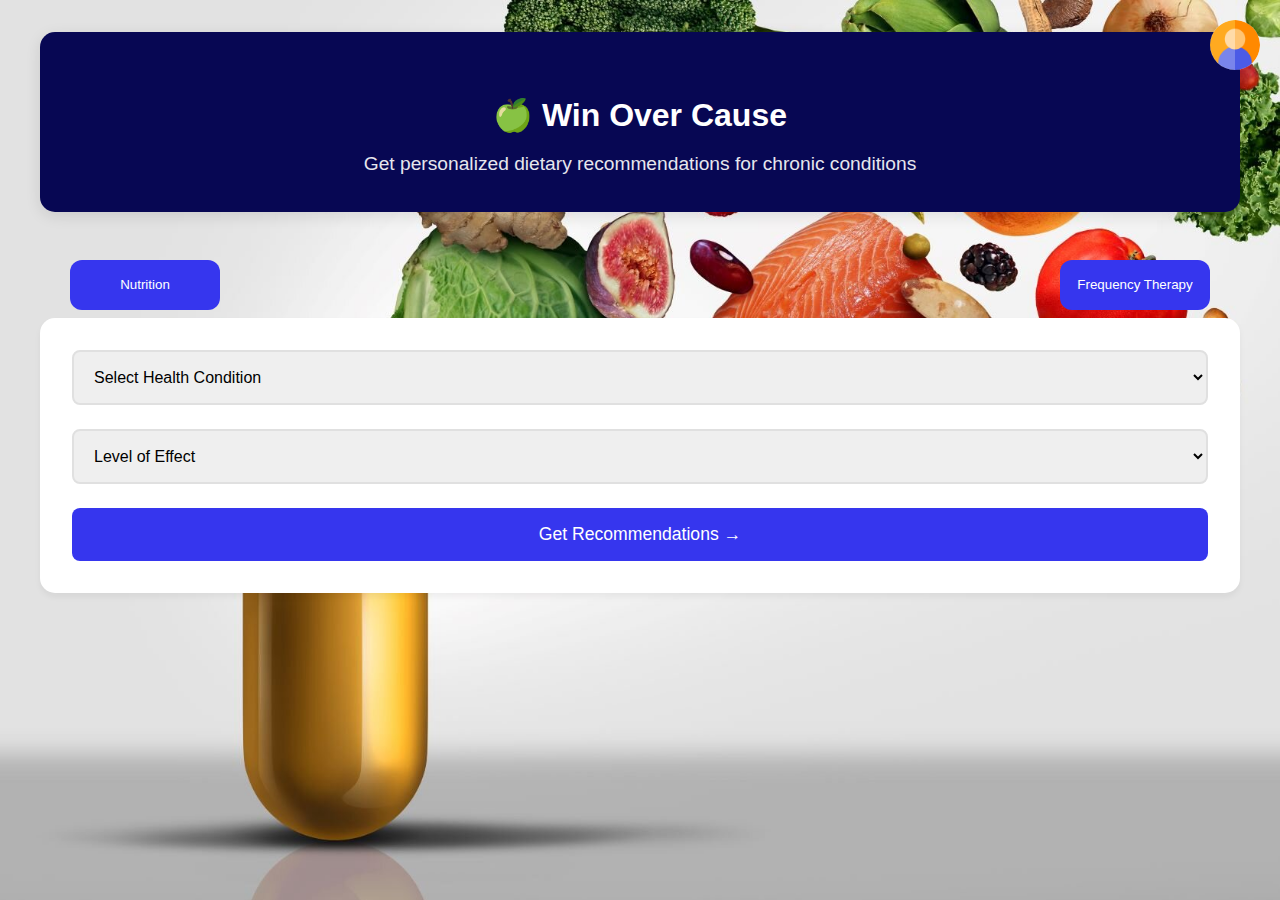
<file: index.html>
<!DOCTYPE html>
<html lang="en">
<head>
    <meta charset="UTF-8">
    <meta name="viewport" content="width=device-width, initial-scale=1.0">
    <title>Health Nutrition Advisor</title>
    <link rel="stylesheet" href="style.css">
</head>
<body>
    <div class="container">
        <header class="header">
            <!-- Profile Dropdown -->
            <div class="profile-dropdown">
                <button class="profile-btn"></button>
                <div class="dropdown-content">
                    <a href="#">My Profile</a>
                    <a href="#">Settings</a>
                    <a  id =logout  href="frontpage.html">Logout</a>
                </div>
            </div>

            <h1>🍏 Win Over Cause</h1>
            <p class="subtitle">Get personalized dietary recommendations for chronic conditions</p>
        </header>
        <div class="frequency">
        <button id="nutri">nutrition</button>
            <button id="freq">frequency therapy </button> 
        </div>

        <main class="main-content">
            <form id="healthForm" class="health-form">
                <div class="form-group">
                    <select id="healthProblem" required>
                        <option value="">Select Health Condition</option>
                        <option value="diabetes">Diabetes</option>
                        <option value="hypertension">Hypertension</option>
                        <option value="cholesterol">High Cholesterol</option>
                        <option value="asthma">Asthma</option>
                        <option value="obesity">Obesity</option>
                        <option value="heart">Heart Disease</option>
                        <option value="ibs">IBS</option>
                        <option value="kidney">Kidney Disease</option>
                        <option value="liver">Liver Disease</option>
                        <option value="migraine">Migraine</option>
                        <option value="depression">Depression</option>
                        <option value="acne">Acne</option>
                        <option value="backpain">Chronic Back Pain</option>
                        <option value="headache">Chronic Headaches</option>
                        <option value="constipation">Chronic Constipation</option>
                        
                    </select>
                </div>

                <div class="form-group">
                    <select id="severity" required>
                        <option value="">Level of Effect</option>
                        <option value="Normal">Normal</option>
                        <option value="moderate">Moderate</option>
                        <option value="severe">Severe</option>
                    </select>
                </div>

                <button type="submit" class="submit-btn">Get Recommendations →</button>
            </form>

            <section id="result" class="results hidden">
                <div class="results-header">
                    <h2 id="conditionTitle"></h2>
                    <p id="conditionDescription" class="condition-desc"></p>
                </div>

                <div class="recommendations-grid">
                    <div class="category fruits">
                        <h3>🍎 Fruits</h3>
                        <div id="fruitsList" class="items-list"></div>
                    </div>

                    <div class="category vegetables">
                        <h3>🥦 Vegetables</h3>
                        <div id="veggiesList" class="items-list"></div>
                    </div>

                    <div class="category drinks">
                        <h3>🍵 Drinks</h3>
                        <div id="drinksList" class="items-list"></div>
                    </div>
                </div>

                <div class="disclaimer">
                    <p>⚠️ Disclaimer: These recommendations are general guidelines,if condition is serious meet the doctor</p>
                </div>
            </section>
        </main>
    </div>

    <script src="script.js"></script>
</body>
</html>
</file>
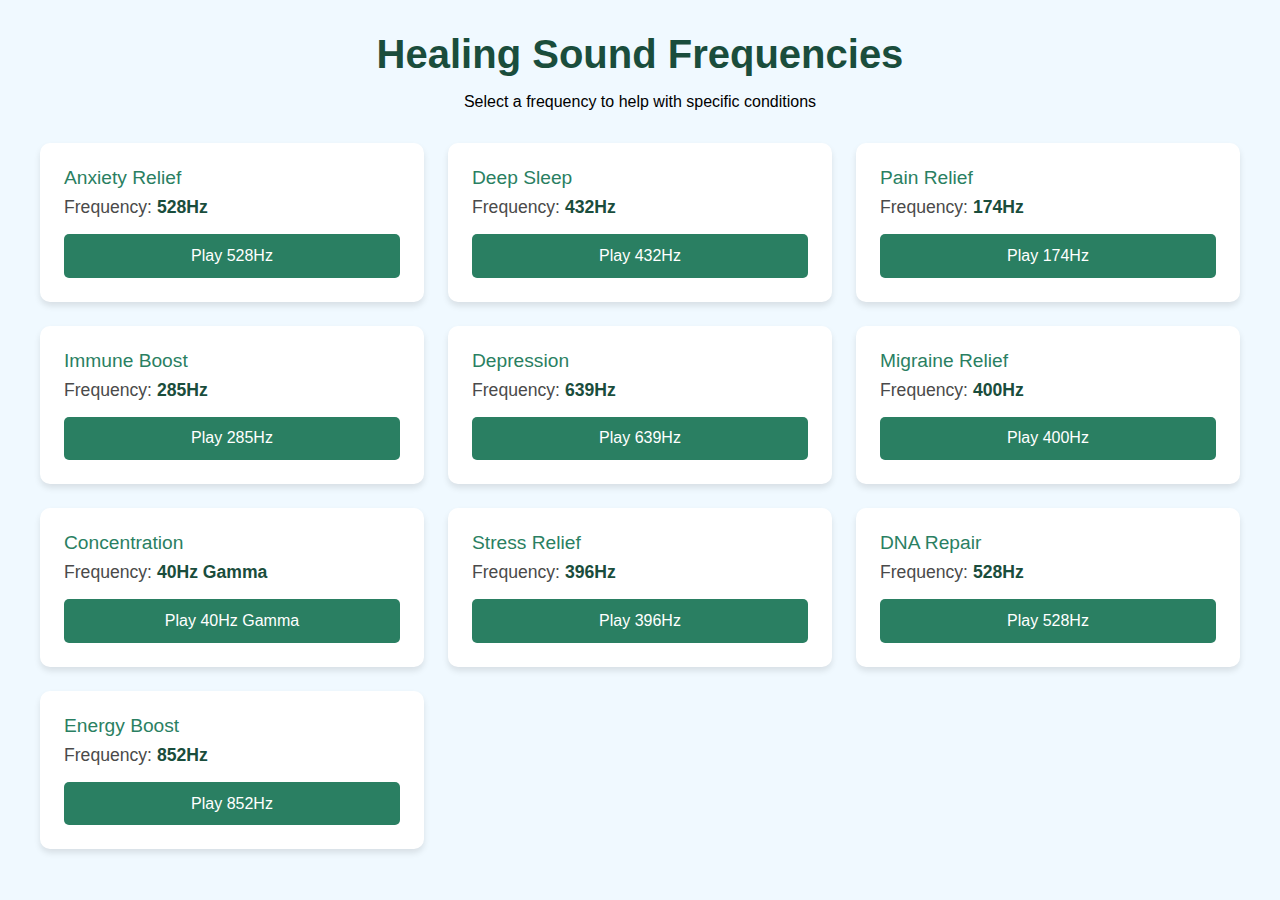
<file: frequency.html>
<!DOCTYPE html>
<html lang="en">
<head>
    <meta charset="UTF-8">
    <meta name="viewport" content="width=device-width, initial-scale=1.0">
    <title>Healing Frequency Therapy</title>
    <link rel="stylesheet" href="frequency.css">
</head>
<body>
    <div class="container">
        <div class="header">
            <h1>Healing Sound Frequencies</h1>
            <p class="subtitle">Select a frequency to help with specific conditions</p>
        </div>

        <div class="grid" id="frequencyGrid">
            <!-- Frequencies -->
        </div>
    </div>

   <script src="frequency.js"></script>
</body>
</html>
</file>
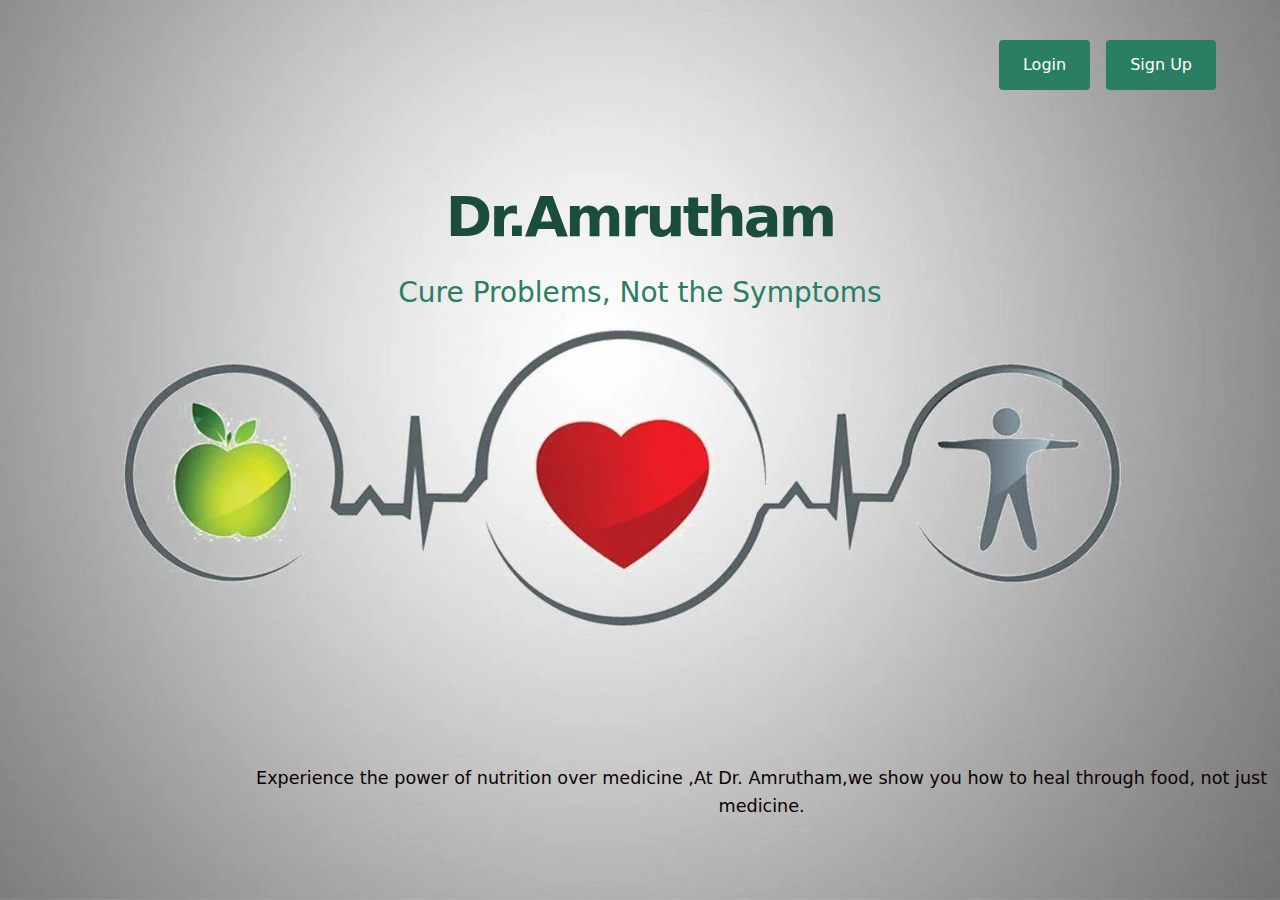
<file: frontpage.html>
<!DOCTYPE html>
<html lang="en">
<head>
    <meta charset="UTF-8">
    <meta name="viewport" content="width=device-width, initial-scale=1.0">
    <title>Dr.Amrutham - Holistic Health Solutions</title>
   <link rel="stylesheet" href="frontpage.css">
</head>
<body>
    <div class="container">
        <nav>
            <a href="login.html" class="nav-btn">Login</a>
            <a href="register.html" class="nav-btn">Sign Up</a>
        </nav>

        <div class="hero-section">
            <h1 class="title">Dr.Amrutham</h1>
            <p class="tagline">Cure Problems, Not the Symptoms</p>
            
            <div class="content">
                <p>Experience the power of nutrition over medicine ,At Dr. Amrutham,we show you how to heal through food, not just medicine.</p>
            </div>
        </div>
    </div>
</body>
</html>
</file>
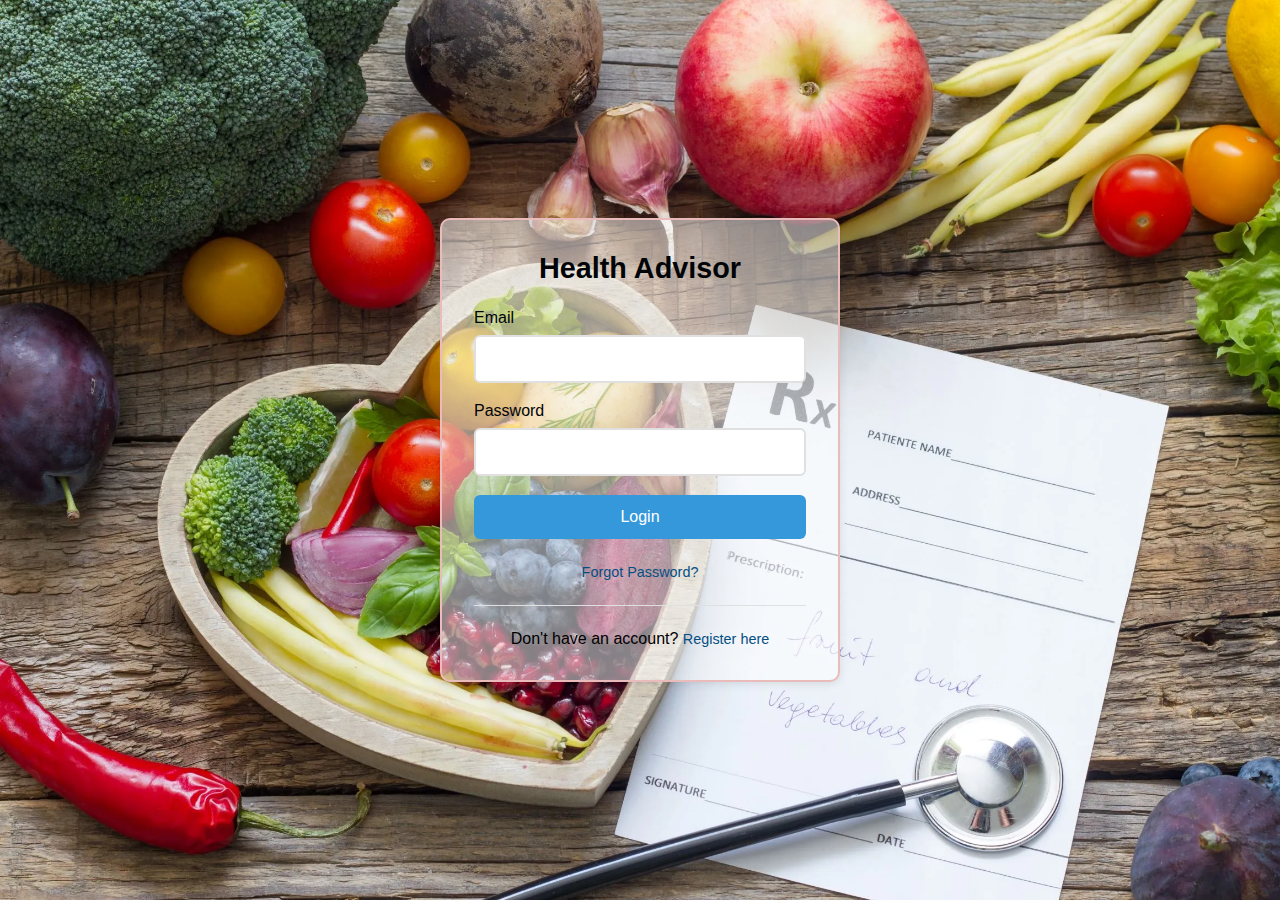
<file: login.html>
<!DOCTYPE html>
<html lang="en">
<head>
    <meta charset="UTF-8">
    <meta name="viewport" content="width=device-width, initial-scale=1.0">
    <title>Health Advisor - Login</title>
    <!-- <link href="https://fonts.googleapis.com/css2?family=Poppins:wght@400;500;600&display=swap" rel="stylesheet"> -->
    <link rel="stylesheet" href="login.css">
</head>
<body>
    <div class="auth-container">
        <div class="logo">
            <h1>Health Advisor</h1>
        </div>

        <form id="loginForm">
            <div class="form-group">
                <label>Email</label>
                <input type="email" required>
            </div>

            <div class="form-group">
                <label>Password</label>
                <input type="password" required>
            </div>

            <button type="submit">Login</button>
        </form>

        <div class="extra-links">
            <a href="forgot-password.html">Forgot Password?</a>
            <div class="divider"></div>
            <p>Don't have an account? <a href="register.html">Register here</a></p>
        </div>
    </div>
    <script src="login.js"></script>
</body>
</html>
</file>
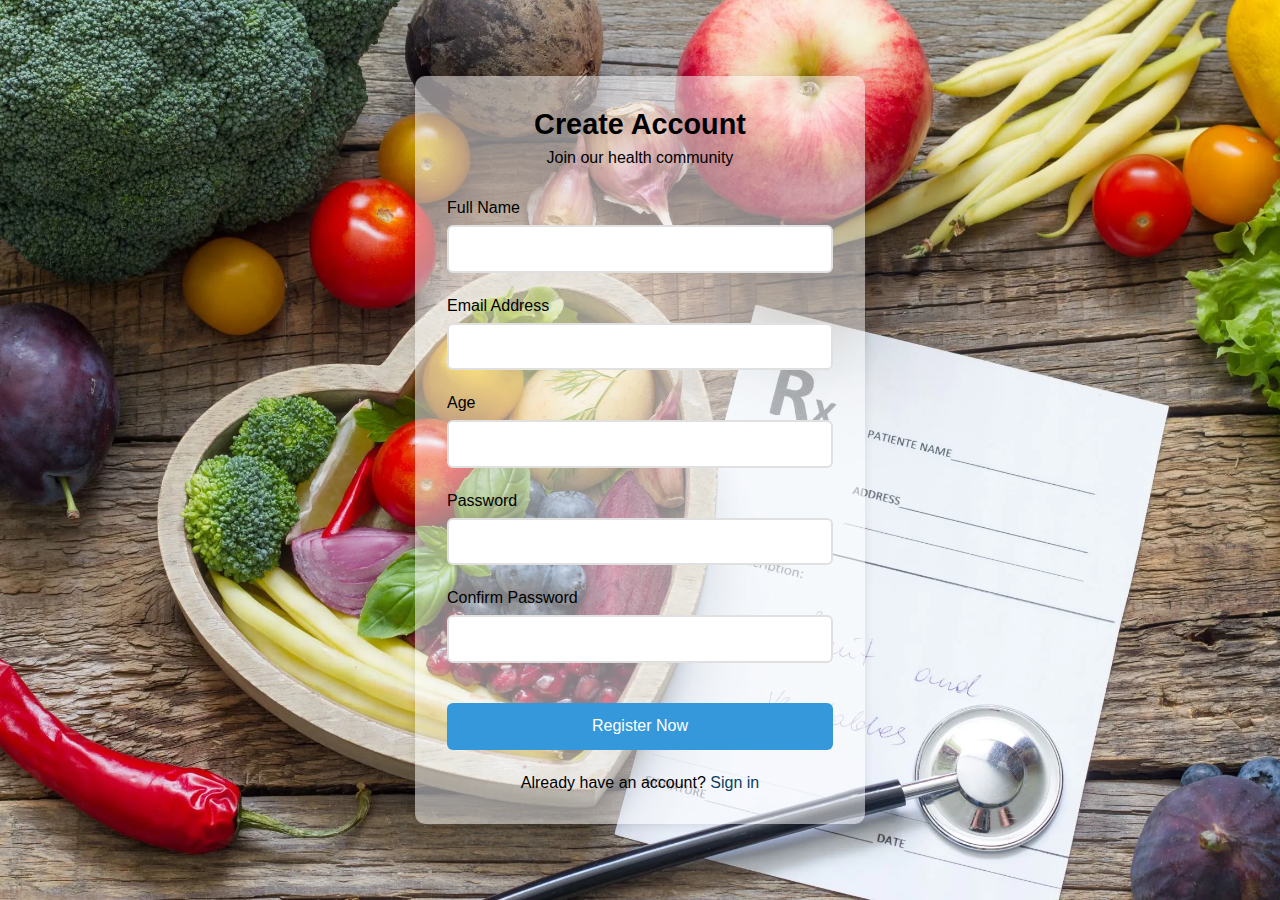
<file: register.html>
<!DOCTYPE html>
<html lang="en">
<head>
    <meta charset="UTF-8">
    <meta name="viewport" content="width=device-width, initial-scale=1.0">
    <title>Health Advisor - Register</title>
    <link rel="stylesheet" href="register.css">
</head>
<body>
    <div class="register-container">
        <div class="register-header">
            <h1>Create Account</h1>
            <p>Join our health community</p>
        </div>

        <form id="registerForm">
            <div class="form-group">
                <label>Full Name</label>
                <input type="text" required>
            </div>

            <div class="form-group">
                <label>Email Address</label>
                <input type="email" required>
            </div>

            <div class="form-group">
                <label>Age</label>
                <input type="number" min="12" max="120" required>
            </div>

            <div class="form-group">
                <label>Password</label>
                <input type="password" required>
            </div>

            <div class="form-group">
                <label>Confirm Password</label>
                <input type="password" required>
            </div>

            <button type="submit" class="submit-btn">Register Now</button>
        </form>

        <div class="login-link">
            Already have an account? <a href="login.html">Sign in</a>
        </div>
    </div>
    <script src="register.js"></script>
</body>
</html>
</file>
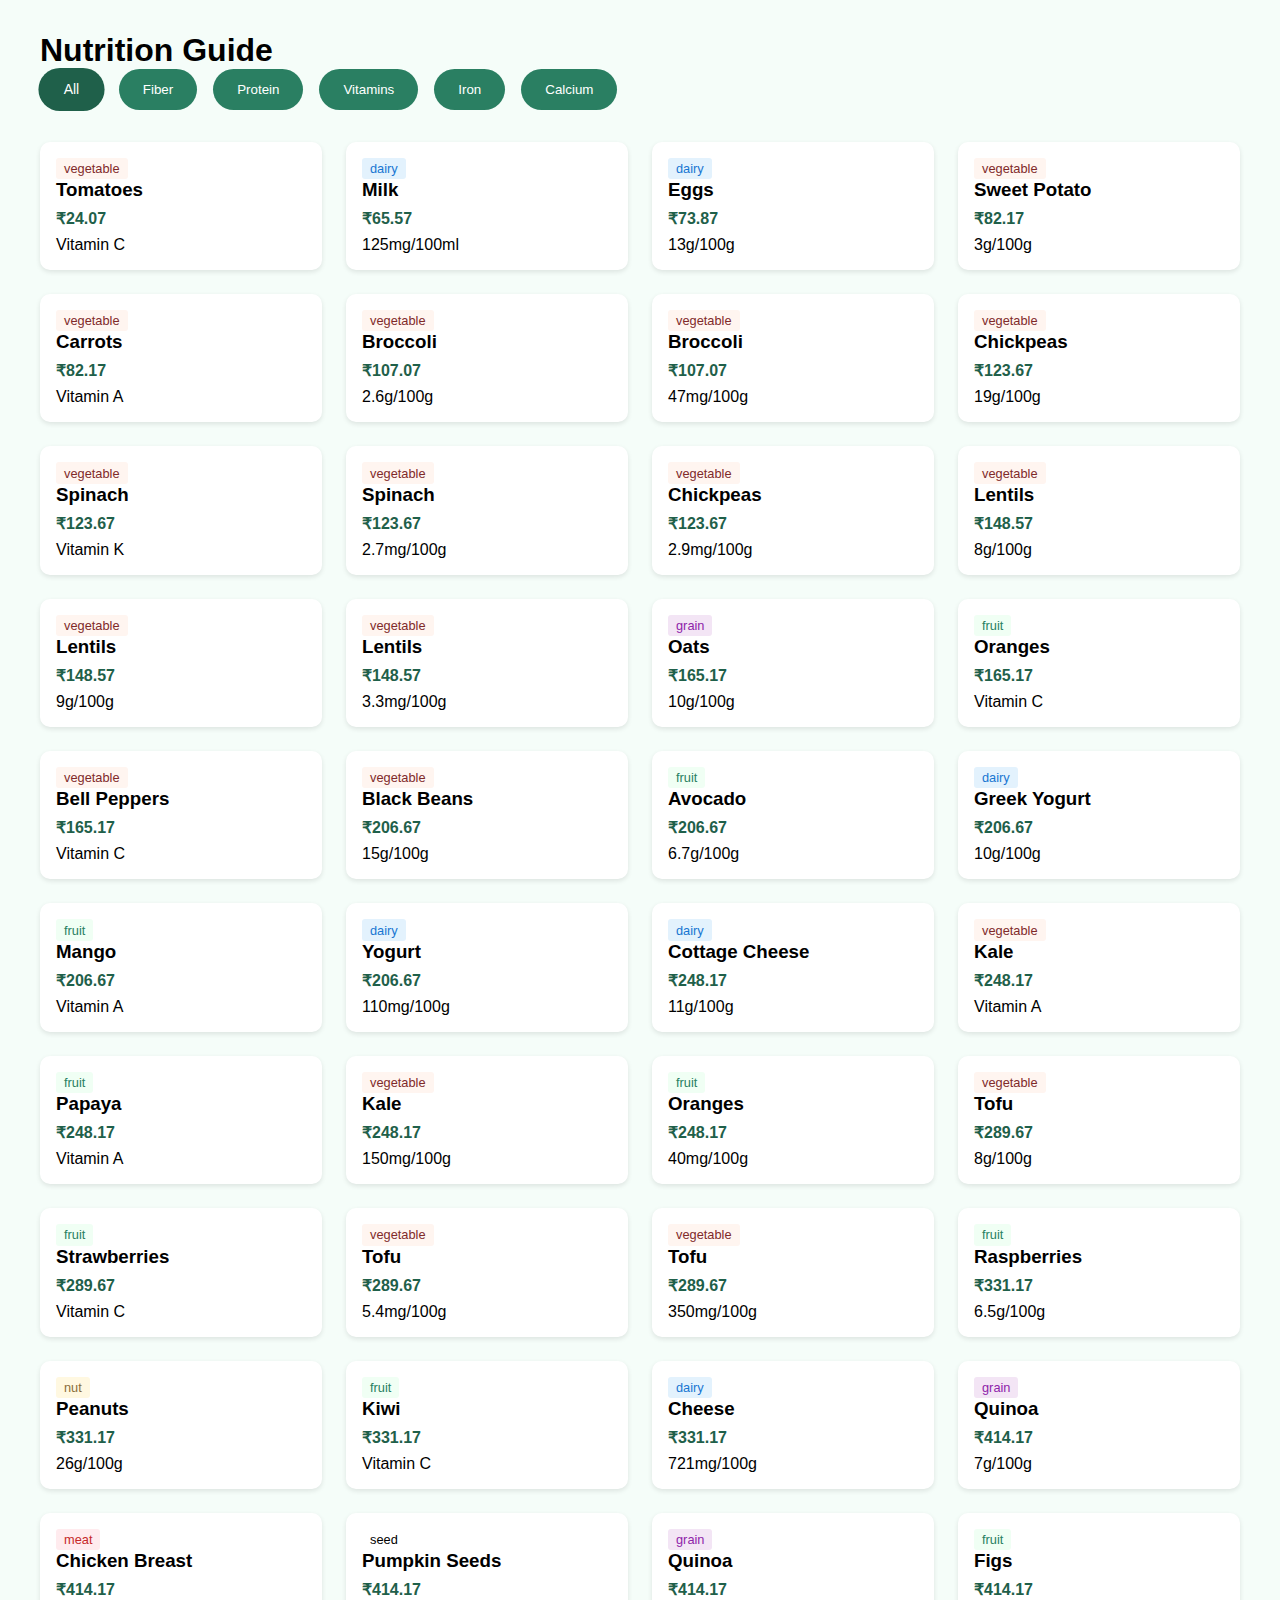
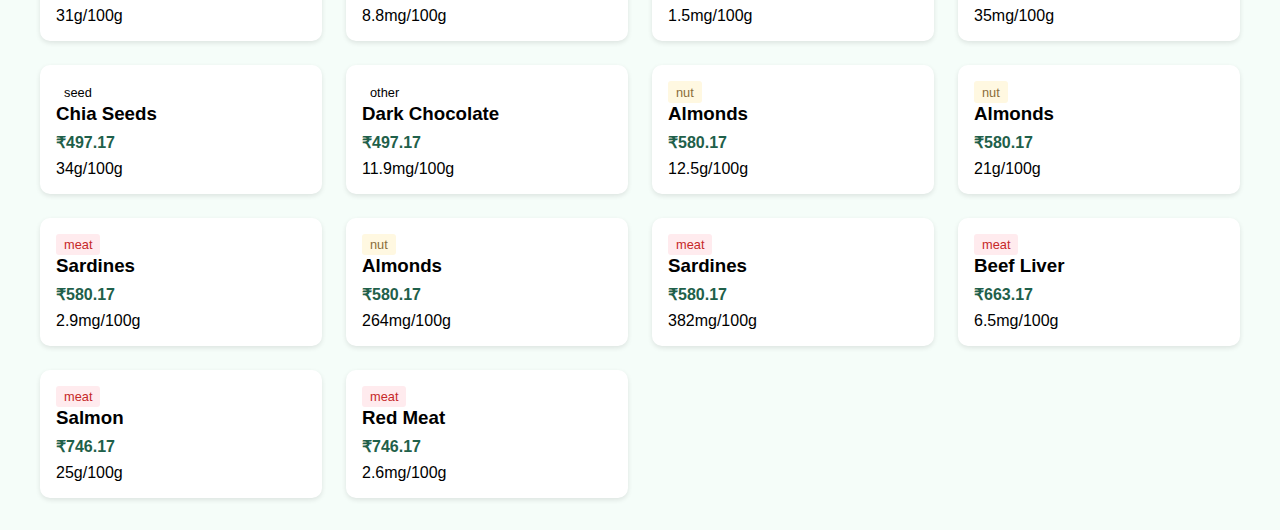
<file: nutrition/nutrition.html>
<!DOCTYPE html>
<html lang="en">
<head>
    <meta charset="UTF-8">
    <meta name="viewport" content="width=device-width, initial-scale=1.0">
    <title>Nutrition Guide - Dr.Amrutham</title>
    <style>
        * {
            margin: 0;
            padding: 0;
            box-sizing: border-box;
            font-family: 'Arial', sans-serif;
        }

        body {
            background: #f5fdf9;
            padding: 2rem;
        }

        .container {
            max-width: 1200px;
            margin: 0 auto;
        }

        .nutrition-filter {
            display: flex;
            gap: 1rem;
            margin-bottom: 2rem;
            flex-wrap: wrap;
        }

        .filter-btn {
            padding: 0.8rem 1.5rem;
            background: #2a7f62;
            color: white;
            border: none;
            border-radius: 25px;
            cursor: pointer;
            transition: all 0.3s ease;
        }

        .filter-btn.active {
            background: #1f604a;
            transform: scale(1.05);
        }

        .food-grid {
            display: grid;
            grid-template-columns: repeat(auto-fit, minmax(250px, 1fr));
            gap: 1.5rem;
        }

        .food-card {
            background: white;
            padding: 1rem;
            border-radius: 10px;
            box-shadow: 0 2px 5px rgba(0,0,0,0.1);
        }

        .food-image {
            width: 100%;
            height: 200px;
            object-fit: cover;
            border-radius: 8px;
        }

        .food-price {
            color: #1f604a;
            font-weight: bold;
            margin: 0.5rem 0;
        }

        .food-type {
            display: inline-block;
            padding: 0.2rem 0.5rem;
            border-radius: 3px;
            font-size: 0.8rem;
        }

        .fruit {
            background: #f0fff4;
            color: #2a7f62;
        }

        .vegetable {
            background: #fff5f0;
            color: #7f2a2a;
        }

        .nut {
            background: #fff8e1;
            color: #8a6d3b;
        }

        .dairy {
            background: #e3f2fd;
            color: #1976d2;
        }

        .meat {
            background: #ffebee;
            color: #c62828;
        }

        .grain {
            background: #f3e5f5;
            color: #8e24aa;
        }
    </style>
</head>
<body>
    <div class="container">
        <h1>Nutrition Guide</h1>
        
        <div class="nutrition-filter">
            <button class="filter-btn active" data-nutrition="all">All</button>
            <button class="filter-btn" data-nutrition="fiber">Fiber</button>
            <button class="filter-btn" data-nutrition="protein">Protein</button>
            <button class="filter-btn" data-nutrition="vitamins">Vitamins</button>
            <button class="filter-btn" data-nutrition="iron">Iron</button>
            <button class="filter-btn" data-nutrition="calcium">Calcium</button>
        </div>

        <div class="food-grid" id="foodContainer">
            <!-- Food items will be inserted -->
        </div>
    </div>

    <script>
        const foodData = {
            fiber: [
                { name: "Oats", type: "grain", price: 1.99, content: "10g/100g" },
                { name: "Black Beans", type: "vegetable", price: 2.49, content: "15g/100g" },
                { name: "Raspberries", type: "fruit", price: 3.99, content: "6.5g/100g" },
                { name: "Quinoa", type: "grain", price: 4.99, content: "7g/100g" },
                { name: "Chia Seeds", type: "seed", price: 5.99, content: "34g/100g" },
                { name: "Lentils", type: "vegetable", price: 1.79, content: "8g/100g" },
                { name: "Broccoli", type: "vegetable", price: 1.29, content: "2.6g/100g" },
                { name: "Avocado", type: "fruit", price: 2.49, content: "6.7g/100g" },
                { name: "Almonds", type: "nut", price: 6.99, content: "12.5g/100g" },
                { name: "Sweet Potato", type: "vegetable", price: 0.99, content: "3g/100g" }
            ],
            protein: [
                { name: "Chicken Breast", type: "meat", price: 4.99, content: "31g/100g" },
                { name: "Lentils", type: "vegetable", price: 1.79, content: "9g/100g" },
                { name: "Almonds", type: "nut", price: 6.99, content: "21g/100g" },
                { name: "Eggs", type: "dairy", price: 0.89, content: "13g/100g" },
                { name: "Greek Yogurt", type: "dairy", price: 2.49, content: "10g/100g" },
                { name: "Tofu", type: "vegetable", price: 3.49, content: "8g/100g" },
                { name: "Salmon", type: "meat", price: 8.99, content: "25g/100g" },
                { name: "Cottage Cheese", type: "dairy", price: 2.99, content: "11g/100g" },
                { name: "Peanuts", type: "nut", price: 3.99, content: "26g/100g" },
                { name: "Chickpeas", type: "vegetable", price: 1.49, content: "19g/100g" }
            ],
            vitamins: [
                { name: "Oranges", type: "fruit", price: 1.99, content: "Vitamin C" },
                { name: "Spinach", type: "vegetable", price: 1.49, content: "Vitamin K" },
                { name: "Carrots", type: "vegetable", price: 0.99, content: "Vitamin A" },
                { name: "Bell Peppers", type: "vegetable", price: 1.99, content: "Vitamin C" },
                { name: "Kale", type: "vegetable", price: 2.99, content: "Vitamin A" },
                { name: "Strawberries", type: "fruit", price: 3.49, content: "Vitamin C" },
                { name: "Tomatoes", type: "vegetable", price: 0.29, content: "Vitamin C" },
                { name: "Mango", type: "fruit", price: 2.49, content: "Vitamin A" },
                { name: "Kiwi", type: "fruit", price: 3.99, content: "Vitamin C" },
                { name: "Papaya", type: "fruit", price: 2.99, content: "Vitamin A" }
            ],
            iron: [
                { name: "Spinach", type: "vegetable", price: 1.49, content: "2.7mg/100g" },
                { name: "Red Meat", type: "meat", price: 8.99, content: "2.6mg/100g" },
                { name: "Lentils", type: "vegetable", price: 1.79, content: "3.3mg/100g" },
                { name: "Pumpkin Seeds", type: "seed", price: 4.99, content: "8.8mg/100g" },
                { name: "Quinoa", type: "grain", price: 4.99, content: "1.5mg/100g" },
                { name: "Tofu", type: "vegetable", price: 3.49, content: "5.4mg/100g" },
                { name: "Chickpeas", type: "vegetable", price: 1.49, content: "2.9mg/100g" },
                { name: "Dark Chocolate", type: "other", price: 5.99, content: "11.9mg/100g" },
                { name: "Beef Liver", type: "meat", price: 7.99, content: "6.5mg/100g" },
                { name: "Sardines", type: "meat", price: 6.99, content: "2.9mg/100g" }
            ],
            calcium: [
                { name: "Milk", type: "dairy", price: 0.79, content: "125mg/100ml" },
                { name: "Kale", type: "vegetable", price: 2.99, content: "150mg/100g" },
                { name: "Almonds", type: "nut", price: 6.99, content: "264mg/100g" },
                { name: "Cheese", type: "dairy", price: 3.99, content: "721mg/100g" },
                { name: "Yogurt", type: "dairy", price: 2.49, content: "110mg/100g" },
                { name: "Broccoli", type: "vegetable", price: 1.29, content: "47mg/100g" },
                { name: "Sardines", type: "meat", price: 6.99, content: "382mg/100g" },
                { name: "Tofu", type: "vegetable", price: 3.49, content: "350mg/100g" },
                { name: "Figs", type: "fruit", price: 4.99, content: "35mg/100g" },
                { name: "Oranges", type: "fruit", price: 2.99, content: "40mg/100g" }
            ]
        };

        // (1 USD = 83 INR)
        const usdToInr = 83;

        function renderFoodItems(nutritionType = "all") {
            const container = document.getElementById('foodContainer');
            container.innerHTML = '';
            
            let items = [];
            if (nutritionType === 'all') {
                Object.values(foodData).forEach(category => items.push(...category));
            } else {
                items = foodData[nutritionType] || [];
            }
            
            // Sort by price (low to high)
            items.sort((a, b) => a.price - b.price);

            items.forEach(item => {
                const card = document.createElement('div');
                card.className = 'food-card';
                card.innerHTML = `
                    <div class="food-type ${item.type}">${item.type}</div>
                    <h3>${item.name}</h3>
                    <div class="food-price">₹${(item.price * usdToInr).toFixed(2)}</div>
                    <div class="nutrition-content">${item.content}</div>
                `;
                container.appendChild(card);
            });
        }

        // Initial render
        renderFoodItems();

        // Filter buttons click handler
        document.querySelectorAll('.filter-btn').forEach(button => {
            button.addEventListener('click', function() {
                document.querySelectorAll('.filter-btn').forEach(btn => btn.classList.remove('active'));
                this.classList.add('active');
                const nutritionType = this.dataset.nutrition;
                renderFoodItems(nutritionType);
            });
        });
    </script>
</body>
</html>
</file>
<file: style.css>
:root {
    --primary-color: #2c3e50;
    --secondary-color: #3498db;
    --accent-color: #e74c3c;
    --text-color: #2c3e50;
    --bg-color: #f8f9fa;
    --success-color: #27ae60;
    --warning-color: #f1c40f;
    --error-color: #e74c3c;
}

* {
    margin: 0;
    padding: 0;
    box-sizing: border-box;
    font-family: 'Poppins', sans-serif;
}

body {

    background-image:url(images/indexpage_image.jpeg);
    background-size:cover;
    line-height: 1.6;
    color: var(--text-color);
    padding: 2rem;
}
/* Profile Dropdown Styles */
.profile-dropdown {
    position: relative;
    display: inline-block;
}

.profile-btn {
    
    background-image:url(images/profilelogo111.png);
    background-size:cover;
    border:black 5px solid;
    border-radius:50%;
    width: 50px;
    height:50px;
    
    border: grey;
    
    cursor: pointer;
    position:fixed;
    top:20px;
    right:20px; 
    &:hover{
    transform:scale(1.3);
    }
}



.dropdown-content {
    display: none;
    position: fixed;
    top:30px;
    right:30px;
    background-color: #f9f9f9;
    min-width: 160px;
    box-shadow: 0px 8px 16px rgba(0, 0, 0, 0.2);

    z-index: 1;
    border-radius: 5px;
    /* overflow: hidden; */
}

.dropdown-content a {
    color: #333;
    padding: 12px 16px;
    text-decoration: none;
    display: block;
    font-size: 14px;
   
}

.dropdown-content a:hover {
    background-color: #f1f1f1;
    border-left: green solid 5px;
}
#logout {
    color:green;
    &:hover{
        color:red;
    }
}

.profile-dropdown:hover .dropdown-content {
    display: block;
}

.container {
    max-width: 1200px;
    margin: 0 auto;
}

.header {
    text-align: center;
    margin-bottom: 3rem;
    padding: 2rem 0;
    background-color:rgb(7, 7, 83);
    /* background: linear-gradient(135deg, var(--primary-color), var(--secondary-color)); */
    color: white;
    border-radius: 15px;
    box-shadow: 0 4px 15px rgba(0,0,0,0.1);
}

.subtitle {
    font-size: 1.2rem;
    opacity: 0.9;
    margin-top: 0.5rem;
}

.frequency{
    padding-left: 30px;
    padding-right: 30px;

    display:flex;
    align-items: center;
    justify-content:space-between;
}
#nutri{
    width:150px;
    height:50px;
    border-radius:12px;
    background-color:rgb(54, 54, 238);
    color:white;
    text-transform:capitalize;
    border:none;
    font-size:40;
    font-weight:400;
    &:hover{
        background-color:#2195e3;
        border:rgb(60, 60, 227) 2px solid;

    }
}
#freq{
    width:150px;
    height:50px;
    border-radius:12px;
    background-color:rgb(54, 54, 238);
    color:white;
    text-transform:capitalize;
    border:none;
    font-size:40;
    font-weight:400;
    &:hover{
        background-color:#2195e3;
        border:rgb(60, 60, 227) 2px solid;
    }
}
.health-form {
    margin-top: 8px;
    background: white;
    padding: 2rem;
    border-radius: 15px;
    box-shadow: 0 4px 6px rgba(0,0,0,0.05);
}

.form-group {
    margin-bottom: 1.5rem;
}

input, select {
    width: 100%;
    padding: 1rem;
    border: 2px solid #e0e0e0;
    border-radius: 8px;
    font-size: 1rem;
    
}

/* input:focus, select:focus {
    outline: none;
    border-color: var(--secondary-color);
    
} */

.submit-btn {
    width: 100%;
    padding: 1rem;
    background-color:rgb(54, 54, 238);
  
    color: white;
    border: none;
    border-radius: 8px;
    font-size: 1.1rem;
    cursor:pointer;

}

.submit-btn:hover {
    transform: translateY(-2px);
    box-shadow: 0 5px 15px rgba(0,0,0,0.1);
}

.results {
    margin-top: 2rem;
    opacity: 0;
    transform: translateY(20px);
    transition: all 0.4s ease;
}



.results-header {
    text-align: center;
    margin-bottom: 2rem;
    color:black;
    text-transform:capitalize;
}

.condition-desc {
    color: #7f8c8d;
    font-style: italic;
}

.recommendations-grid {
    display: grid;
    grid-template-columns: repeat(auto-fit, minmax(300px, 1fr));
    gap: 2rem;
    margin: 2rem 0;
}

.category {
    background: white;
    padding: 1.5rem;
    border-radius: 12px;
    box-shadow: 0 4px 6px rgba(0,0,0,0.05);
}

.category h3 {
    margin-bottom: 1.5rem;
    padding-bottom: 0.5rem;
    border-bottom: 3px solid;
}

.fruits h3 { color: #e74c3c; border-color: #e74c3c; }
.vegetables h3 { color: #27ae60; border-color: #27ae60; }
.drinks h3 { color: #3498db; border-color: #3498db; }

.items-list {
    display: grid;
    gap: 1rem;
}

.food-item {
    padding: 1rem;
    background: var(--bg-color);
    border-radius: 8px;
    display: flex;
    gap: 1rem;
    align-items: center;
}

.food-item h4 {
    color: var(--primary-color);
    margin-bottom: 0.3rem;
}

.food-item p {
    color: #7f8c8d;
    font-size: 0.9rem;
}

.disclaimer {
    text-align: center;
    padding: 1rem;
    background: #fff3cd;
    border-radius: 8px;
    margin-top: 2rem;
    /* border-left: 4px solid var(--warning-color); */
}


@media (max-width: 768px) {
    body {
        padding: 1rem;
    }
    
    .header {
        padding: 1.5rem;
    }
    
    .health-form {
        padding: 1.5rem;
    }
}
</file>
<file: frequency.css>
* {
            margin: 0;
            padding: 0;
            box-sizing: border-box;
            font-family: 'Arial', sans-serif;
        }

        body {
            background: #f0f9ff;
            padding: 2rem;
        }

        .container {
            max-width: 1200px;
            margin: 0 auto;
        }

        .header {
            text-align: center;
            margin-bottom: 2rem;
        }

        h1 {
            color: #1a4d3c;
            font-size: 2.5rem;
            margin-bottom: 1rem;
        }

        .grid {
            display: grid;
            grid-template-columns: repeat(auto-fit, minmax(300px,1fr));
            gap: 1.5rem;
        }

        .frequency-card {
            background: white;
            padding: 1.5rem;
            border-radius: 10px;
            box-shadow: 0 4px 6px rgba(0,0,0,0.1);
            transition: transform 0.3s ease;
        }

        .frequency-card:hover {
            transform: translateY(-5px);
        }

        .illness-name {
            color: #2a7f62;
            font-size: 1.2rem;
            margin-bottom: 0.5rem;
        }

        .frequency {
            color: #4a4a4a;
            margin-bottom: 1rem;
            font-size: 1.1rem;
        }

        .frequency span {
            color: #1a4d3c;
            font-weight: bold;
        }

        .play-button {
            background: #2a7f62;
            color: white;
            border: none;
            padding: 0.8rem 1.5rem;
            border-radius: 5px;
            cursor: pointer;
            transition: background 0.3s ease;
            width: 100%;
            font-size: 1rem;
        }

        .play-button:hover {
            background: #1f604a;
        }

        @media (max-width: 768px) {
            body {
                padding: 1rem;
            }
            
            h1 {
                font-size: 2rem;
            }
        }
</file>
<file: frontpage.css>
/* Base Styles */
* {
    margin: 0;
    padding: 0;
    box-sizing: border-box;
    font-family: 'Segoe UI', system-ui, sans-serif;
}

body {
    
    background-image:url(images/frontpage_image.webp);
    background-size:cover;
    background-position: center;
    min-height: 100vh;
    line-height: 1.6;
    color: #333;
}

/* Layout */
.container {
    max-width: 1200px;
    margin: 0 auto;
    padding: 1.5rem;
    height:750px;

}

/* Navigation */
nav {
    display: flex;
    justify-content: flex-end;
    gap: 1rem;
    padding: 1rem 0;
}

.nav-btn {
    padding: 0.75rem 1.5rem;
    background: #2a7f62;
    color: white;
    border: none;
    border-radius: 4px;
    cursor: pointer;
    transition: background-color 0.3s ease;
    text-decoration: none;
    font-weight: 500;
}

.nav-btn:hover {
    background-color: #1f604a;
}


.hero-section {
    text-align: center;
    margin: 5rem auto;
    max-width: 800px;
    height:500px;
}

.title {
    font-size: 3.5rem;
    color: #1a4d3c;
    margin-bottom: 1.5rem;
    letter-spacing: -0.05em;
    line-height: 1.1;
}

.tagline {
    font-size: 1.75rem;
    color: #2a7f62;
    margin-bottom: 2rem;
    font-weight: 400;
}

.content {
    font-size: 1.1rem;
    font-weight:500;
    /* position:absolute;
    left:50px; */
    color: #0c0101;
    margin: 0 auto;
}
.content p{
    position:absolute;
    bottom:80px;
    left:19%;
    align-items: center;
    

}


/* Responsive Design */
@media (max-width: 768px) {
    .container {
        padding: 1rem;
    }
    
    .title {
        font-size: 2.5rem;
    }
    
    .tagline {
        font-size: 1.5rem;
    }
    
    nav {
        justify-content: center;
    }
}

@media (max-width: 480px) {
    .title {
        font-size: 2rem;
    }
    
    .tagline {
        font-size: 1.25rem;
    }
    
    .nav-btn {
        padding: 0.5rem 1rem;
        font-size: 0.9rem;
    }
}
</file>
<file: login.css>
* {
            margin: 0;
            padding: 0;
            box-sizing: border-box;
            font-family: 'Poppins', sans-serif;
        }

        body {
            background-image:url(images/login_image.webp);
            background-size:cover;
            display: flex;
            justify-content: center;
            align-items: center;
            min-height: 100vh;
        }

        .auth-container {
            /* color:black; */
            background:rgba(255, 255, 255, 0.5);
            padding: 2rem;
            border-radius: 10px;
            border: 2px solid rgb(234, 187, 187);
            box-shadow: 0 2px 10px rgba(0,0,0,0.1);
            width: 100%;
            max-width: 400px;
        }

        .logo {
            text-align: center;
            margin-bottom: 1.5rem;
        }

        .logo h1 {
            color: #000407;
            font-size: 1.8rem;
        }

        .form-group {
            margin-bottom: 1.2rem;
        }

        label {
            display: block;
            margin-bottom: 0.5rem;
            color: #000408;
            font-weight: 500;
        }

        input {
            width: 100%;
            padding: 0.8rem;
            border: 2px solid #e0e0e0;
            border-radius: 6px;
            font-size: 1rem;
        }

        input:focus {
            outline: none;
            border-color: #3498db;
        }

        button {
            width: 100%;
            padding: 0.8rem;
            background: #3498db;
            color: white;
            border: none;
            border-radius: 6px;
            font-size: 1rem;
            cursor: pointer;
            /* transition: background 0.3s; */
        }

        button:hover {
            background: #2980b9;
        }

        .extra-links {
            margin-top: 1.5rem;
            text-align: center;
        }

        .extra-links a {
            color: #044f82;
            text-decoration: none;
            font-size: 0.9rem;
        }

        .extra-links a:hover {
            text-decoration: underline;
        }

        .divider {
            margin: 1.5rem 0;
            border-bottom: 1px solid #e0e0e0;
        }
</file>
<file: register.css>
/* Base Styles */
        * {
            margin: 0;
            padding: 0;
            box-sizing: border-box;
            font-family: 'Segoe UI', Tahoma, Geneva, Verdana, sans-serif;
        }

        body {
            
            background-image:url(images/login_image.webp);
            background-size:cover;
            display: flex;
            justify-content: center;
            align-items: center;
            min-height: 100vh;
        }

        /* Container Styles */
        .register-container {
            background:rgba(255, 255, 255, 0.5);
            padding: 2rem;
            border-radius: 10px;
            box-shadow: 0 2px 10px rgba(0,0,0,0.1);
            width: 90%;
            max-width: 450px;
        }

        /* Header Styles */
        .register-header {
            text-align: center;
            margin-bottom: 2rem;
        }

        .register-header h1 {
            color: black;
            font-size: 1.8rem;
            margin-bottom: 0.5rem;
        }

        .register-header p {
            color:black;
        }

        /* Form Styles */
        .form-group {
            margin-bottom: 1.2rem;
        }

        label {
            display: block;
            margin-bottom: 0.5rem;
            color: black;
            font-weight: 500;
        }

        input {
            width: 100%;
            padding: 0.8rem;
            border: 2px solid #e0e0e0;
            border-radius: 6px;
            font-size: 1rem;
            margin-bottom: 0.3rem;
        }

        input:focus {
            outline: none;
            border-color: #3498db;
            box-shadow: 0 0 0 2px rgba(52, 152, 219, 0.1);
        }

        /* Button Styles */
        .submit-btn {
            width: 100%;
            padding: 0.9rem;
            background: #3498db;
            color: white;
            border: none;
            border-radius: 6px;
            font-size: 1rem;
            cursor: pointer;
            margin-top: 1rem;
        }

        .submit-btn:hover {
            background: #2980b9;
        }

        /* Links */
        .login-link {
            text-align: center;
            margin-top: 1.5rem;
            color: black;
        }

        .login-link a {
            color: #0b3f62;
            text-decoration: none;
        }

        .login-link a:hover {
            text-decoration: underline;
        }
</file>
